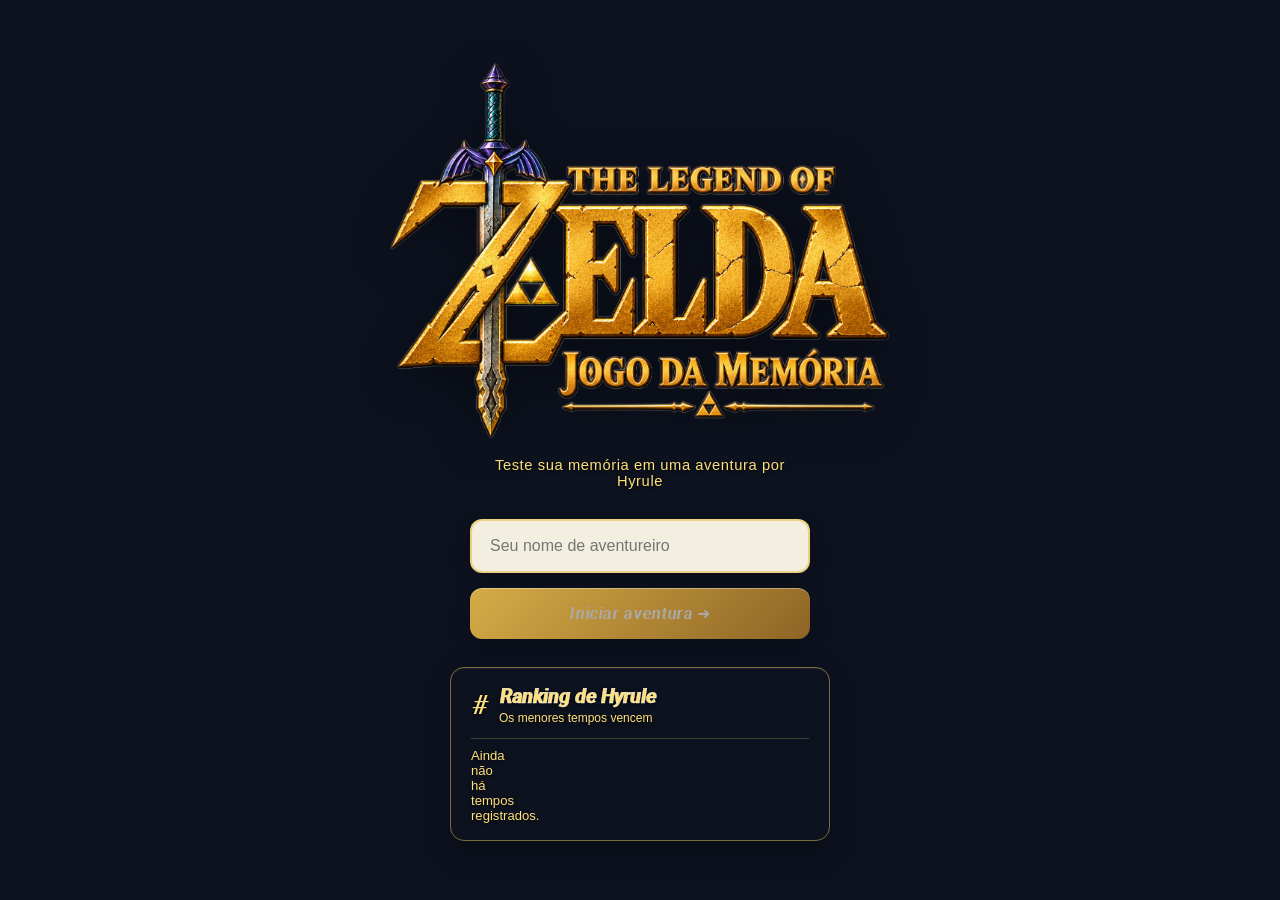
<file: index.html>
<!doctype html>
<html lang="pt-BR">
  <head>
    <meta charset="UTF-8" />
    <meta name="viewport" content="width=device-width, initial-scale=1.0" />

    <link rel="stylesheet" href="./css/reset.css?v=3" />
    <link rel="stylesheet" href="./css/login.css?v=5" />

    <script defer src="./js/ranking.js"></script>
    <script defer src="./js/login.js"></script>

    <title>Memória de Hyrule</title>
  </head>
  <body>
    <video class="bg-video" autoplay muted loop playsinline preload="auto">
      <source src="./video/Background_Animade2.mp4" type="video/mp4" />
    </video>
    <div class="bg-overlay" aria-hidden="true"></div>

    <form
      class="login-form"
      style="
        background: transparent !important;
        background-image: none !important;
      "
    >
      <div class="login-header">
        <img src="./images/zeldalogo22.png" alt="The Legend of Zelda" />
        <p>Teste sua memória em uma aventura por Hyrule</p>
      </div>

      <label class="sr-only" for="player-name">Nome do aventureiro</label>
      <input
        id="player-name"
        type="text"
        placeholder="Seu nome de aventureiro"
        class="login_input"
        autocomplete="name"
      />
      <button type="submit" class="login_button" disabled>
        Iniciar aventura <span aria-hidden="true">➜</span>
      </button>

      <section class="leaderboard" aria-labelledby="ranking-title">
        <div class="leaderboard-heading">
          <span aria-hidden="true">#</span>
          <div>
            <h1 id="ranking-title">Ranking de Hyrule</h1>
            <p>Os menores tempos vencem</p>
          </div>
        </div>
        <ol class="ranking-list" aria-live="polite"></ol>
      </section>
    </form>
  </body>
</html>
</file>
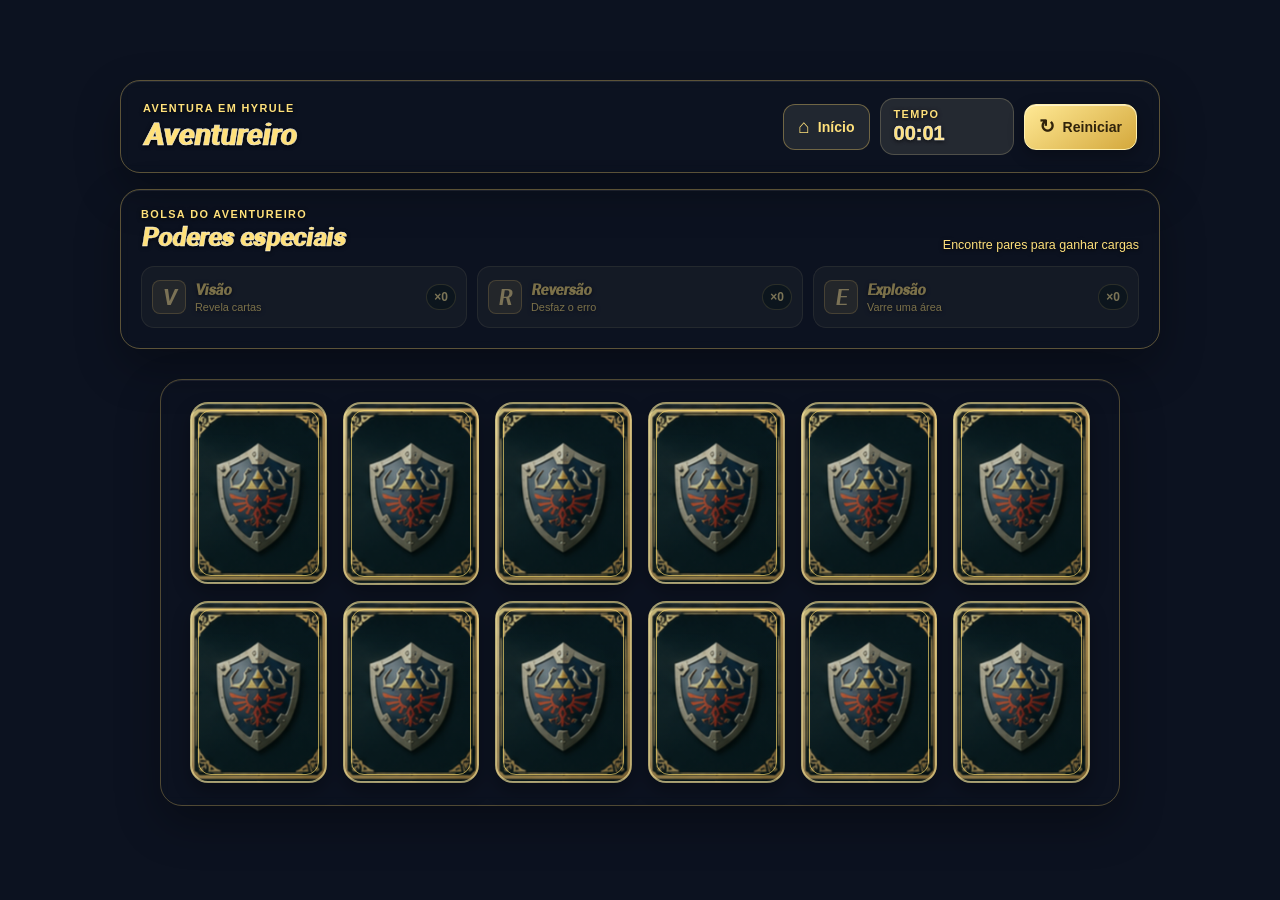
<file: pages/game.html>
<!doctype html>
<html lang="pt-BR">
  <head>
    <meta charset="UTF-8" />
    <meta name="viewport" content="width=device-width, initial-scale=1.0" />
    <link rel="stylesheet" href="../css/reset.css?v=3" />
    <link rel="stylesheet" href="../css/game.css?v=4" />

    <script defer src="../js/ranking.js"></script>
    <script defer src="../js/game.js"></script>

    <title>Memória de Hyrule</title>
  </head>

  <body>
    <video class="bg-video" autoplay muted loop playsinline preload="auto">
      <source src="../video/Background_Animade2.mp4" type="video/mp4" />
    </video>
    <div class="bg-overlay" aria-hidden="true"></div>

    <main
      style="
        background: transparent !important;
        background-image: none !important;
      "
    >
      <section class="game-shell" aria-label="Jogo da memória de Zelda">
        <header class="game-header">
          <div class="player-info">
            <span class="eyebrow">Aventura em Hyrule</span>
            <strong class="player"></strong>
          </div>

          <div class="header-actions">
            <a class="home-button" href="../index.html"
              ><span aria-hidden="true">⌂</span> Início</a
            >
            <div class="timer-card" aria-label="Tempo de jogo">
              <div>
                <span class="eyebrow">Tempo</span>
                <strong class="timer">00:00</strong>
              </div>
            </div>
            <button class="restart-button" type="button">
              <span aria-hidden="true">↻</span> Reiniciar
            </button>
          </div>
        </header>

        <section class="powers-panel" aria-labelledby="powers-title">
          <div class="powers-heading">
            <div>
              <span class="eyebrow">Bolsa do aventureiro</span>
              <h1 id="powers-title">Poderes especiais</h1>
            </div>
            <span class="power-hint">Encontre pares para ganhar cargas</span>
          </div>

          <div class="powers-list">
            <button
              class="power-button"
              type="button"
              data-power="vision"
              aria-label="Usar Visão"
            >
              <span class="power-icon" aria-hidden="true">V</span>
              <span class="power-copy"
                ><strong>Visão</strong><small>Revela cartas</small></span
              >
              <span class="power-count" data-power-count="vision">×0</span>
            </button>
            <button
              class="power-button"
              type="button"
              data-power="undo"
              aria-label="Usar Reversão"
            >
              <span class="power-icon" aria-hidden="true">R</span>
              <span class="power-copy"
                ><strong>Reversão</strong><small>Desfaz o erro</small></span
              >
              <span class="power-count" data-power-count="undo">×0</span>
            </button>
            <button
              class="power-button"
              type="button"
              data-power="explosion"
              aria-label="Usar Explosão"
            >
              <span class="power-icon" aria-hidden="true">E</span>
              <span class="power-copy"
                ><strong>Explosão</strong><small>Varre uma área</small></span
              >
              <span class="power-count" data-power-count="explosion">×0</span>
            </button>
          </div>
        </section>

        <p class="power-notification" role="status" aria-live="polite"></p>

        <section class="board-panel" aria-label="Tabuleiro de cartas">
          <div class="grid"></div>

          <section
            class="timing-game"
            hidden
            aria-labelledby="timing-title"
            aria-live="assertive"
          >
            <div class="timing-dialog">
              <span class="eyebrow">Recompensa em jogo</span>
              <h2 id="timing-title">Acerte o alvo!</h2>
              <p class="timing-instruction">
                Toque quando o marcador dourado cruzar a marca verde.
              </p>

              <button
                class="timing-ring"
                type="button"
                aria-label="Tentar acertar o alvo de reflexo"
              >
                <span class="timing-target" aria-hidden="true"></span>
                <span class="timing-pointer" aria-hidden="true"></span>
                <span class="timing-center" aria-hidden="true">GO</span>
              </button>

              <p class="timing-status">Prepare-se...</p>
            </div>
          </section>
        </section>
      </section>
    </main>
  </body>
</html>
</file>
<file: css/login.css>
body {
  background-color: #101626;
  min-height: 100vh;
  overflow-x: hidden;
  position: relative;
}

.bg-video {
  position: fixed;
  inset: 0;
  width: 100%;
  height: 100vh;
  height: 100lvh;
  object-fit: cover;
  z-index: 0;
  pointer-events: none;
}

.bg-overlay {
  position: fixed;
  inset: 0;
  height: 100vh;
  height: 100lvh;
  background: rgba(8, 14, 22, 0.4);
  z-index: 1;
  pointer-events: none;
}

.login-form {
  display: flex;
  flex-direction: column;
  align-items: center;
  min-height: 100vh;
  background: transparent;
  justify-content: center;
  padding: 32px 20px;
  position: relative;
  isolation: isolate;
  z-index: 2;
}

/* vh: viewport height, altura da janela visivel*/

.login-header {
  display: flex;
  align-items: center;
  flex-direction: column;
  justify-content: center;
  margin-bottom: 30px;
  text-align: center;
}

.login-header img {
  width: 100%;
  max-width: 500px;
  height: auto;
  filter: drop-shadow(0 10px 24px rgba(0, 0, 0, 0.45));
}

.login-header p {
  color: #ffe17b;
  font-family: Arial, sans-serif;
  font-size: 0.92rem;
  letter-spacing: 0.04em;
  margin-top: 16px;
  max-width: 300px;
  text-shadow: 0 1px 4px rgba(0, 0, 0, 0.9);
}

.login_input {
  background: rgba(255, 252, 235, 0.95);
  border: 2px solid rgba(234, 202, 107, 0.8);
  border-radius: 12px;
  box-shadow: 0 10px 22px rgba(0, 0, 0, 0.22);
  color: #23352a;
  font-family: Arial, sans-serif;
  font-size: 1rem;
  margin-bottom: 15px;
  max-width: 340px;
  outline: none;
  padding: 16px 18px;
  width: 100%;
}

.login_input:focus {
  border-color: #fff0a8;
  box-shadow:
    0 0 0 4px rgba(236, 199, 92, 0.25),
    0 10px 22px rgba(0, 0, 0, 0.22);
}

.login_button {
  background: linear-gradient(135deg, #d6ac47, #8e6425);
  box-shadow:
    0 10px 22px rgba(0, 0, 0, 0.25),
    inset 0 1px rgba(255, 255, 255, 0.35);
  padding: 16px 18px;
  border-radius: 12px;
  cursor: pointer;
  color: #fff9de;
  font-size: 1rem;
  letter-spacing: 0.04em;
  max-width: 340px;
  transition:
    filter 0.2s ease,
    transform 0.2s ease;
  width: 100%;
}

.login_button:not(:disabled):hover,
.login_button:not(:disabled):focus-visible {
  filter: brightness(1.12);
  transform: translateY(-2px);
}

.login_button:disabled {
  background-color: #eee;
  color: #aaa;
  cursor: auto;
}

.leaderboard {
  backdrop-filter: blur(5px);
  background: transparent;
  border: 1px solid rgba(242, 206, 104, 0.48);
  border-radius: 14px;
  box-shadow:
    0 12px 30px rgba(0, 0, 0, 0.3),
    inset 0 1px rgba(255, 255, 255, 0.08);
  color: #ffe17b;
  margin-top: 28px;
  max-width: 380px;
  padding: 17px 20px;
  text-shadow: 0 1px 4px rgba(0, 0, 0, 0.9);
  width: 100%;
}

.leaderboard-heading {
  align-items: center;
  border-bottom: 1px solid rgba(242, 206, 104, 0.25);
  display: flex;
  gap: 12px;
  padding-bottom: 13px;
}

.leaderboard-heading > span {
  font-size: 1.7rem;
}

.leaderboard-heading h1 {
  color: #ffe17b;
  font-size: 1.18rem;
  -webkit-text-stroke: 0.4px #ffffff;
}

.leaderboard-heading p {
  color: #ffe17b;
  font-family: Arial, sans-serif;
  font-size: 0.75rem;
  margin-top: 3px;
}

.ranking-list {
  display: grid;
  gap: 4px;
  list-style: none;
  margin: 0;
  padding: 9px 0 0;
}

.ranking-list li {
  align-items: center;
  display: grid;
  gap: 10px;
  grid-template-columns: 34px minmax(0, 1fr) auto;
  min-height: 34px;
}

.ranking-position {
  color: #ffe17b;
  font-family: Arial, sans-serif;
  font-size: 0.8rem;
  font-weight: 700;
  -webkit-text-stroke: 0.3px #ffffff;
}

.ranking-name {
  color: #ffe17b;
  font-family: Arial, sans-serif;
  font-size: 0.88rem;
  overflow: hidden;
  text-overflow: ellipsis;
  -webkit-text-stroke: 0.25px #ffffff;
  white-space: nowrap;
}

.ranking-time {
  color: #ffe17b;
  font-family: Arial, sans-serif;
  font-size: 0.85rem;
  font-variant-numeric: tabular-nums;
  font-weight: 700;
  -webkit-text-stroke: 0.3px #ffffff;
}

.ranking-empty {
  color: #ffe17b;
  font-family: Arial, sans-serif;
  font-size: 0.82rem;
}

.sr-only {
  height: 1px;
  margin: -1px;
  overflow: hidden;
  padding: 0;
  position: absolute;
  width: 1px;
  clip: rect(0, 0, 0, 0);
  white-space: nowrap;
}

@media (max-width: 480px) {
  .login-header img {
    max-width: 240px;
  }

  .login-header {
    margin-bottom: 24px;
  }
}
</file>
<file: css/game.css>
:root {
  --ink: #12221d;
  --cream: #ffe17b;
  --gold: #f2ce68;
  --leaf: #4d8f62;
}

body {
  background: #101626;
  min-width: 320px;
  overflow-x: hidden;
  position: relative;
}

.bg-video {
  position: fixed;
  inset: 0;
  width: 100%;
  height: 100vh;
  height: 100lvh;
  object-fit: cover;
  z-index: 0;
  pointer-events: none;
}

.bg-overlay {
  position: fixed;
  inset: 0;
  height: 100vh;
  height: 100lvh;
  background: rgba(8, 14, 22, 0.35);
  z-index: 1;
  pointer-events: none;
}

main {
  align-items: center;
  background: transparent !important;
  background-image: none !important;
  display: flex;
  justify-content: center;
  min-height: 100vh;
  min-height: 100dvh;
  padding: 32px 22px 46px;
  position: relative;
  z-index: 2;
  width: 100%;
}

.game-shell {
  align-items: stretch;
  display: flex;
  flex-direction: column;
  margin: 0 auto;
  max-width: 1040px;
  width: 100%;
}

.game-header,
.powers-panel {
  backdrop-filter: blur(5px);
  background: transparent;
  border: 1px solid rgba(242, 206, 104, 0.35);
  box-shadow:
    0 18px 45px rgba(0, 0, 0, 0.3),
    inset 0 1px rgba(255, 255, 255, 0.08);
}

.game-header {
  align-items: center;
  border-radius: 20px;
  color: var(--cream);
  display: flex;
  justify-content: space-between;
  margin-bottom: 16px;
  padding: 17px 22px;
}

.header-actions {
  align-items: center;
  display: flex;
  gap: 10px;
}

.home-button,
.restart-button {
  align-items: center;
  border-radius: 12px;
  cursor: pointer;
  display: inline-flex;
  font-family: Arial, sans-serif;
  font-size: 0.88rem;
  font-weight: 700;
  gap: 8px;
  justify-content: center;
  min-height: 46px;
  padding: 0 14px;
  text-decoration: none;
  transition:
    background 0.2s ease,
    border-color 0.2s ease,
    box-shadow 0.2s ease,
    transform 0.2s ease;
  white-space: nowrap;
}

.home-button {
  background: rgba(255, 248, 212, 0.09);
  border: 1px solid rgba(242, 206, 104, 0.38);
  color: #ffe17b;
}

.restart-button {
  background: linear-gradient(145deg, #ffe995, #d4a83c);
  border: 1px solid #fff0ad;
  box-shadow:
    0 5px 16px rgba(0, 0, 0, 0.28),
    inset 0 1px rgba(255, 255, 255, 0.55);
  color: #30230b;
}

.home-button > span,
.restart-button > span {
  font-size: 1.2rem;
  line-height: 1;
}

.home-button:hover,
.home-button:focus-visible {
  background: rgba(242, 206, 104, 0.19);
  border-color: #f2ce68;
  outline: none;
  transform: translateY(-2px);
}

.restart-button:hover,
.restart-button:focus-visible {
  box-shadow:
    0 8px 20px rgba(0, 0, 0, 0.36),
    0 0 0 3px rgba(242, 206, 104, 0.2),
    inset 0 1px rgba(255, 255, 255, 0.65);
  outline: none;
  transform: translateY(-2px);
}

.restart-button:hover > span,
.restart-button:focus-visible > span {
  transform: rotate(-45deg);
}

.restart-button > span {
  transition: transform 0.3s ease;
}

.eyebrow {
  color: #ffe17b;
  display: block;
  font-family: Arial, sans-serif;
  font-size: 0.68rem;
  font-weight: 700;
  letter-spacing: 0.13em;
  text-shadow: 0 1px 4px rgba(0, 0, 0, 0.9);
  text-transform: uppercase;
}

.player {
  color: #ffe17b;
  display: block;
  font-size: clamp(1.35rem, 3vw, 1.8rem);
  margin-top: 4px;
  -webkit-text-stroke: 0.45px #ffffff;
  text-shadow: 0 1px 4px rgba(0, 0, 0, 0.9);
}

.timer-card {
  align-items: center;
  background: rgba(255, 246, 207, 0.1);
  border: 1px solid rgba(255, 239, 170, 0.2);
  border-radius: 14px;
  display: flex;
  gap: 11px;
  min-width: 134px;
  padding: 9px 13px;
}

.timer-card > span {
  font-size: 1.45rem;
}

.timer {
  color: #ffe17b;
  display: block;
  font-family: Arial, sans-serif;
  font-size: 1.25rem;
  font-variant-numeric: tabular-nums;
  margin-top: 2px;
  -webkit-text-stroke: 0.45px #ffffff;
  text-shadow: 0 1px 4px rgba(0, 0, 0, 0.9);
}

.powers-panel {
  border-radius: 20px;
  color: var(--cream);
  margin-bottom: 14px;
  padding: 18px 20px 20px;
}

.powers-heading {
  align-items: end;
  display: flex;
  gap: 16px;
  justify-content: space-between;
  margin-bottom: 14px;
}

.powers-heading h1 {
  color: #ffe17b;
  font-size: clamp(1.2rem, 3vw, 1.55rem);
  margin-top: 3px;
  -webkit-text-stroke: 0.4px #ffffff;
  text-shadow: 0 1px 4px rgba(0, 0, 0, 0.9);
}

.power-hint {
  color: #ffe17b;
  font-family: Arial, sans-serif;
  font-size: 0.78rem;
  text-align: right;
  text-shadow: 0 1px 4px rgba(0, 0, 0, 0.9);
}

.powers-list {
  display: grid;
  gap: 10px;
  grid-template-columns: repeat(3, minmax(0, 1fr));
}

.power-button {
  align-items: center;
  background: rgba(255, 248, 212, 0.08);
  border: 1px solid rgba(255, 240, 165, 0.16);
  border-radius: 13px;
  color: var(--cream);
  cursor: pointer;
  display: flex;
  gap: 9px;
  min-height: 62px;
  padding: 9px 10px;
  text-align: left;
  transition:
    background 0.2s ease,
    border-color 0.2s ease,
    transform 0.2s ease;
}

.power-button:not(:disabled):hover,
.power-button:not(:disabled):focus-visible {
  background: rgba(242, 206, 104, 0.18);
  border-color: rgba(242, 206, 104, 0.65);
  outline: none;
  transform: translateY(-2px);
}

.power-button:disabled {
  cursor: not-allowed;
  opacity: 0.46;
}

.power-icon {
  align-items: center;
  background: rgba(242, 206, 104, 0.16);
  border: 1px solid rgba(242, 206, 104, 0.42);
  border-radius: 8px;
  color: #ffe596;
  display: inline-flex;
  flex: 0 0 34px;
  font-size: 1.35rem;
  height: 34px;
  justify-content: center;
}

.power-copy {
  display: grid;
  gap: 2px;
  min-width: 0;
}

.power-copy strong {
  color: #ffe17b;
  font-size: 0.9rem;
  text-shadow: 0 1px 4px rgba(0, 0, 0, 0.9);
}

.power-copy small {
  color: #ffe17b;
  font-family: Arial, sans-serif;
  font-size: 0.68rem;
  text-shadow: 0 1px 4px rgba(0, 0, 0, 0.9);
  white-space: nowrap;
}

.power-count {
  background: rgba(4, 23, 19, 0.62);
  border: 1px solid rgba(242, 206, 104, 0.3);
  border-radius: 999px;
  color: #ffe896;
  font-family: Arial, sans-serif;
  font-size: 0.75rem;
  font-weight: 700;
  margin-left: auto;
  padding: 5px 7px;
}

.power-button.is-rewarded {
  animation: reward-pop 0.75s ease both;
}

.power-button.is-active {
  animation: active-pulse 0.7s ease both;
}

.power-notification {
  align-items: center;
  background: rgba(6, 33, 25, 0.88);
  border: 1px solid transparent;
  border-radius: 12px;
  color: #fff7d8;
  display: flex;
  font-family: Arial, sans-serif;
  font-size: 0.88rem;
  justify-content: center;
  line-height: 1.35;
  margin: 0 auto 14px;
  min-height: 0;
  opacity: 0;
  overflow: hidden;
  padding: 0 16px;
  text-align: center;
  transform: translateY(-7px);
  transition:
    min-height 0.25s ease,
    opacity 0.25s ease,
    padding 0.25s ease,
    transform 0.25s ease;
}

.power-notification.is-visible {
  border-color: rgba(242, 206, 104, 0.45);
  min-height: 44px;
  opacity: 1;
  padding: 10px 16px;
  transform: translateY(0);
}

.power-notification.is-victory {
  background: linear-gradient(
    135deg,
    rgba(93, 117, 48, 0.95),
    rgba(30, 69, 44, 0.95)
  );
  border-color: #f6d66d;
  font-weight: 700;
}

.board-panel {
  align-self: center;
  backdrop-filter: blur(5px);
  background: transparent;
  border: 1px solid rgba(242, 206, 104, 0.3);
  border-radius: 22px;
  box-shadow:
    0 18px 45px rgba(0, 0, 0, 0.32),
    inset 0 1px rgba(255, 255, 255, 0.07);
  display: flex;
  justify-content: center;
  padding: clamp(12px, 2vw, 22px);
  position: relative;
  width: min(100%, 960px);
}

.timing-game {
  align-items: center;
  backdrop-filter: blur(7px);
  background: rgba(1, 19, 15, 0.8);
  border-radius: inherit;
  display: grid;
  inset: 0;
  justify-items: center;
  padding: 16px;
  position: absolute;
  z-index: 5;
}

.timing-game[hidden] {
  display: none;
}

.timing-dialog {
  backdrop-filter: blur(5px);
  background: transparent;
  border: 1px solid rgba(255, 223, 122, 0.7);
  border-radius: 20px;
  box-shadow:
    0 18px 42px rgba(0, 0, 0, 0.5),
    inset 0 1px rgba(255, 255, 255, 0.12);
  color: var(--cream);
  max-width: 360px;
  padding: 20px 20px 18px;
  text-align: center;
  width: min(100%, 360px);
}

.timing-dialog h2 {
  color: #ffe17b;
  font-size: clamp(1.25rem, 3vw, 1.65rem);
  margin-top: 4px;
  -webkit-text-stroke: 0.4px #ffffff;
  text-shadow: 0 1px 4px rgba(0, 0, 0, 0.9);
}

.timing-instruction,
.timing-status {
  color: #ffe17b;
  font-family: Arial, sans-serif;
  font-size: 0.78rem;
  line-height: 1.4;
  text-shadow: 0 1px 4px rgba(0, 0, 0, 0.9);
}

.timing-instruction {
  margin: 7px auto 13px;
  max-width: 260px;
}

.timing-status {
  color: #ffe17b;
  font-weight: 700;
  margin-top: 12px;
  min-height: 18px;
}

.timing-ring {
  -webkit-appearance: none;
  appearance: none;
  aspect-ratio: 1;
  background:
    radial-gradient(circle, rgba(6, 38, 31, 0.98) 0 41%, transparent 42%),
    conic-gradient(from 0deg, #3c7352, #d7aa45, #3c7352, #d7aa45, #3c7352);
  border: 8px solid rgba(255, 235, 151, 0.86);
  border-radius: 50%;
  box-shadow:
    0 0 0 5px rgba(242, 206, 104, 0.12),
    0 0 27px rgba(95, 211, 139, 0.22),
    inset 0 0 20px rgba(0, 0, 0, 0.45);
  cursor: pointer;
  height: clamp(155px, 26vw, 205px);
  overflow: hidden;
  padding: 0;
  position: relative;
  touch-action: manipulation;
  transition:
    border-color 0.2s ease,
    box-shadow 0.2s ease,
    transform 0.2s ease;
  width: clamp(155px, 26vw, 205px);
}

.timing-ring:hover,
.timing-ring:focus-visible {
  border-color: #fff4b4;
  box-shadow:
    0 0 0 6px rgba(242, 206, 104, 0.18),
    0 0 30px rgba(255, 213, 89, 0.5),
    inset 0 0 20px rgba(0, 0, 0, 0.45);
  outline: none;
  transform: scale(1.025);
}

.timing-ring::before {
  border: 2px solid rgba(255, 255, 255, 0.15);
  border-radius: 50%;
  content: "";
  inset: 15%;
  position: absolute;
}

.timing-target {
  background: linear-gradient(90deg, #aaff97, #eaffc8, #aaff97);
  border: 2px solid #f1ffd6;
  border-radius: 999px;
  box-shadow: 0 0 14px rgba(165, 255, 132, 0.9);
  height: 11px;
  position: absolute;
  transition:
    left 0.12s linear,
    top 0.12s linear,
    width 0.12s linear;
  z-index: 3;
}

.timing-pointer {
  background: linear-gradient(#fff8b4, #f0ac3d);
  border-radius: 999px 999px 3px 3px;
  bottom: 50%;
  box-shadow: 0 0 12px rgba(255, 219, 111, 0.9);
  height: 43%;
  left: 50%;
  position: absolute;
  transform-origin: 50% 100%;
  width: 5px;
  z-index: 2;
}

.timing-pointer::after {
  background: #fff6be;
  border-radius: 50%;
  box-shadow: 0 0 10px rgba(255, 227, 124, 0.9);
  content: "";
  height: 13px;
  left: 50%;
  position: absolute;
  top: -5px;
  transform: translateX(-50%);
  width: 13px;
}

.timing-center {
  align-items: center;
  background: #153e31;
  border: 2px solid rgba(255, 232, 132, 0.7);
  border-radius: 50%;
  color: #ffe68b;
  display: flex;
  font-family: Arial, sans-serif;
  font-size: 1.3rem;
  height: 37px;
  justify-content: center;
  left: 50%;
  position: absolute;
  top: 50%;
  transform: translate(-50%, -50%);
  width: 37px;
  z-index: 4;
}

.timing-game.is-success .timing-ring {
  animation: timing-success 0.62s ease both;
  border-color: #b8ff94;
}

.timing-game.is-failure .timing-ring {
  animation: timing-failure 0.45s ease both;
  border-color: #ff9f87;
}

.timing-game.is-success .timing-status {
  color: #c8ff9e;
}

.timing-game.is-failure .timing-status {
  color: #ffb0a0;
}

.grid {
  display: grid;
  gap: clamp(9px, 1.7vw, 16px);
  grid-template-columns: repeat(6, minmax(0, 1fr));
  margin: 0 auto;
  max-width: 900px;
  width: 100%;
}

.card {
  -webkit-appearance: none;
  appearance: none;
  aspect-ratio: 3 / 4;
  background: transparent;
  border: 0;
  border-radius: clamp(10px, 1.7vw, 18px);
  cursor: pointer;
  display: block;
  min-width: 0;
  padding: 0;
  perspective: 900px;
  position: relative;
  transform-style: preserve-3d;
}

.card:focus-visible {
  outline: 3px solid #ffe38b;
  outline-offset: 3px;
}

.face {
  backface-visibility: hidden;
  background-position: center;
  background-size: cover;
  border: 2px solid rgba(255, 234, 157, 0.58);
  border-radius: inherit;
  box-shadow: 0 8px 18px rgba(0, 0, 0, 0.3);
  height: 100%;
  inset: 0;
  overflow: hidden;
  position: absolute;
  transition:
    transform 0.42s cubic-bezier(0.2, 0.72, 0.2, 1),
    box-shadow 0.2s ease,
    border-color 0.2s ease;
  width: 100%;
}

.front {
  transform: rotateY(180deg);
}

.front::after {
  background: linear-gradient(transparent 48%, rgba(3, 18, 12, 0.9));
  bottom: 0;
  color: #fff7d4;
  content: attr(data-title);
  font-family: Arial, sans-serif;
  font-size: clamp(0.58rem, 1.4vw, 0.82rem);
  font-weight: 700;
  left: 0;
  letter-spacing: 0.04em;
  padding: 24px 6px 7px;
  position: absolute;
  right: 0;
  text-align: center;
  text-shadow: 0 1px 3px #000;
}

.back {
  background-image:
    linear-gradient(rgba(3, 35, 27, 0.16), rgba(3, 23, 19, 0.36)),
    url("../images/Carta_Zelda.png");
}

.back::after {
  border: 1px solid rgba(252, 220, 111, 0.65);
  border-radius: calc(clamp(10px, 1.7vw, 18px) - 5px);
  content: "";
  inset: 6px;
  position: absolute;
}

.card:hover:not(.matched-card) .back {
  border-color: #ffe499;
  box-shadow:
    0 11px 24px rgba(0, 0, 0, 0.44),
    0 0 20px rgba(242, 206, 104, 0.22);
}

.reveal-card .front {
  transform: rotateY(0);
}

.reveal-card .back {
  transform: rotateY(180deg);
}

.matched-card {
  cursor: default;
}

.matched-card .front {
  border-color: #a6e181;
  box-shadow:
    0 0 0 2px rgba(166, 225, 129, 0.2),
    0 9px 20px rgba(0, 0, 0, 0.3);
}

.matched-card .front::before {
  align-items: center;
  background: rgba(48, 118, 73, 0.55);
  border-radius: 50%;
  color: #f7ffdf;
  content: "✓";
  display: flex;
  font-family: Arial, sans-serif;
  font-size: 0.9rem;
  font-weight: 700;
  height: 25px;
  justify-content: center;
  left: 8px;
  position: absolute;
  top: 8px;
  width: 25px;
  z-index: 1;
}

.power-preview .front {
  border-color: #ffe67d;
  box-shadow:
    0 0 0 3px rgba(255, 223, 106, 0.4),
    0 0 24px rgba(255, 220, 91, 0.75);
}

.vision-preview .front {
  border-color: #9eeaff;
  box-shadow:
    0 0 0 3px rgba(113, 226, 255, 0.35),
    0 0 25px rgba(83, 204, 255, 0.75);
}

@keyframes reward-pop {
  0%,
  100% {
    transform: scale(1);
  }
  35% {
    background: rgba(242, 206, 104, 0.38);
    border-color: #ffe28a;
    transform: scale(1.08);
  }
  65% {
    transform: scale(0.97);
  }
}

@keyframes active-pulse {
  0%,
  100% {
    transform: scale(1);
  }
  45% {
    background: rgba(242, 206, 104, 0.35);
    border-color: #ffe28a;
    box-shadow: 0 0 0 5px rgba(242, 206, 104, 0.15);
    transform: scale(1.04);
  }
}

@keyframes timing-success {
  45% {
    box-shadow:
      0 0 0 16px rgba(182, 255, 135, 0.25),
      0 0 42px rgba(182, 255, 135, 0.95);
    transform: scale(1.12);
  }
  100% {
    transform: scale(1);
  }
}

@keyframes timing-failure {
  20%,
  60% {
    transform: translateX(-9px);
  }
  40%,
  80% {
    transform: translateX(9px);
  }
  100% {
    transform: translateX(0);
  }
}

@media (max-width: 760px) {
  main {
    background-position: 58% center;
    padding: 18px 14px 30px;
  }

  .game-header,
  .powers-panel {
    border-radius: 16px;
  }

  .game-header {
    padding: 15px;
  }

  .powers-panel {
    padding: 16px;
  }

  .powers-list {
    grid-template-columns: repeat(2, minmax(0, 1fr));
  }

  .grid {
    grid-template-columns: repeat(4, minmax(0, 1fr));
  }

  .board-panel {
    border-radius: 17px;
    padding: 13px;
  }

  .timing-dialog {
    padding: 16px;
  }
}

@media (max-width: 460px) {
  .game-header {
    align-items: stretch;
    flex-direction: column;
    gap: 12px;
  }

  .header-actions {
    justify-content: space-between;
  }

  .home-button,
  .restart-button {
    flex: 1;
    min-height: 42px;
    padding: 0 10px;
  }

  .timer-card {
    justify-content: center;
    min-width: 108px;
  }

  .powers-heading {
    align-items: start;
    flex-direction: column;
    gap: 5px;
  }

  .power-hint {
    text-align: left;
  }

  .power-button {
    gap: 6px;
    min-height: 57px;
    padding: 7px;
  }

  .power-copy strong {
    font-size: 0.78rem;
  }

  .power-copy small {
    font-size: 0.58rem;
  }

  .power-icon {
    font-size: 1.12rem;
  }

  .power-count {
    font-size: 0.66rem;
    padding: 4px 5px;
  }

  .grid {
    grid-template-columns: repeat(3, minmax(0, 1fr));
  }

  .board-panel {
    padding: 10px;
  }

  .timing-ring {
    height: 150px;
    width: 150px;
  }
}
</file>
